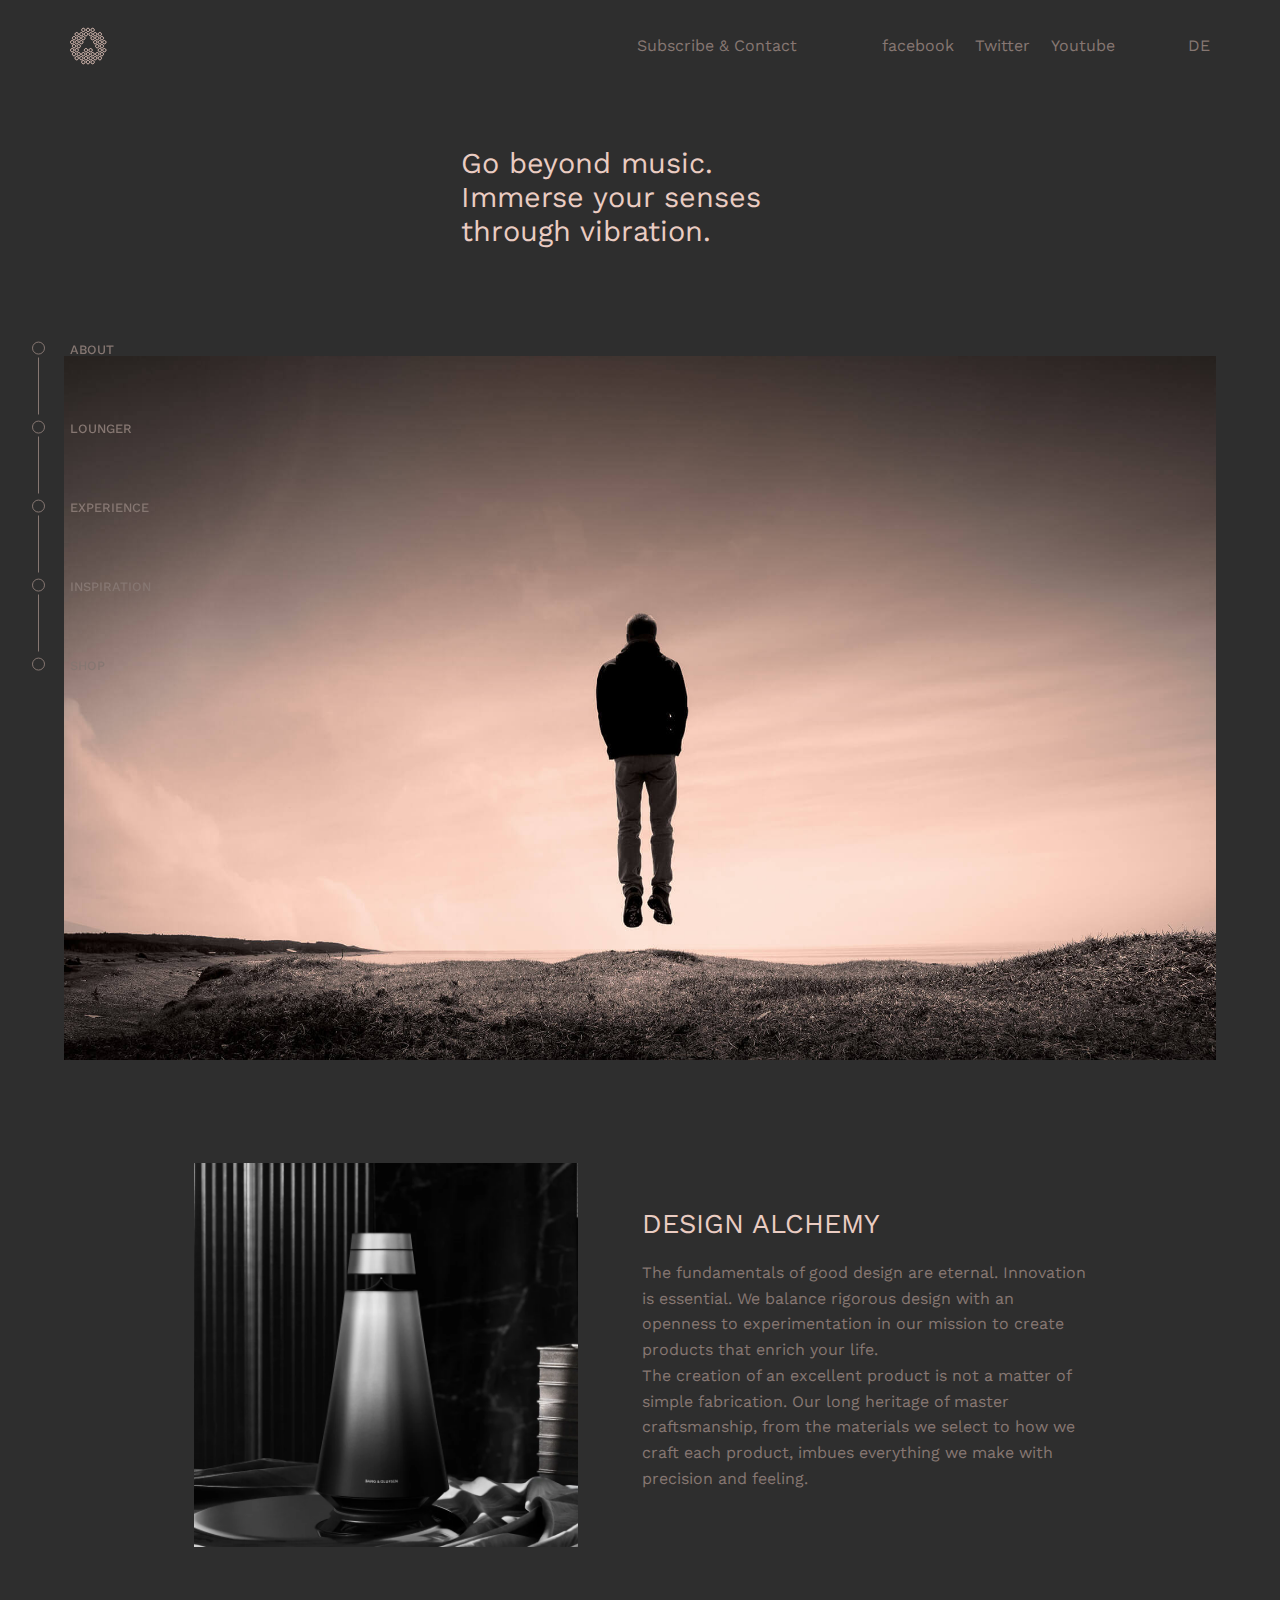
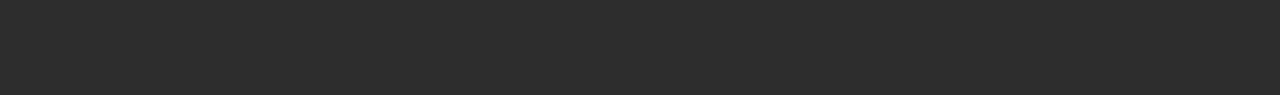
<file: index.html>
<!DOCTYPE html>
<html lang="en">

<head>
    <meta charset="UTF-8">
    <meta http-equiv="X-UA-Compatible" content="IE=edge">
    <meta name="viewport" content="width=device-width, initial-scale=1.0">
    <link rel="stylesheet" href="./assets/css/style.css">
    <link rel="stylesheet" href="./assets/css/fonts.css">
    <title>Document</title>
</head>

<body>
    <header> <img src="./assets/img/logo.svg" alt="">
        <nav>
            <ul>
                <li>Subscribe & Contact</li>
                <li>facebook</li>
                <li>Twitter</li>
                <li>Youtube</li>
                <li>DE</li>
            </ul>
        </nav>
    </header>

    <aside>

        <nav class="navmenu">
            <ul>
                <li class="passed"> <a href="index.html">ABOUT</a> </li>
                <li class="passed"><a href="thelounger.html">LOUNGER</a></li>
                <li class="passed"><a href="experience.html">EXPERIENCE</a></li>
                <li><a href="inspiration.html">INSPIRATION</a> </li>
                <li class="current"><a href="shop.html">SHOP</a></li>
            </ul>
        </nav>
    </aside>

    <main>
        <h1>Headphone manufacturer</h1>
        <section class="section1">
            <p>Go beyond music.</p>
            <p>Immerse your senses</p>
            <p>through vibration.</p>
            <article class="art1">
                <img src="./assets/img/section-about-1.jpg" alt="About">
            </article>
        </section>

        <article class="art2">
            <div class="divLeftArt2"><img src="./assets/img/BS1_NYC_Home.webp" alt=""></div>
            <div class="divRightArt2">
                <p class="p1DesignAlchemy">DESIGN ALCHEMY</p>
                <p class="p2DesignAlchemy">The fundamentals of good design are eternal. Innovation</p>
                <p class="p2DesignAlchemy">is essential. We balance rigorous design with an</p>
                <p class="p2DesignAlchemy">openness to experimentation in our mission to create</p>
                <p class="p2DesignAlchemy">products that enrich your life.</p>
                <p class="p2DesignAlchemy">The creation of an excellent product is not a matter of </p>
                <p class="p2DesignAlchemy">simple fabrication. Our long heritage of master </p>
                <p class="p2DesignAlchemy">craftsmanship, from the materials we select to how we</p>
                <p class="p2DesignAlchemy">craft each product, imbues everything we make with</p>
                <p class="p2DesignAlchemy">precision and feeling.</p>
            </div>
        </article>
    </main>


    <footer>
    </footer>

</body>

</html>
</file>
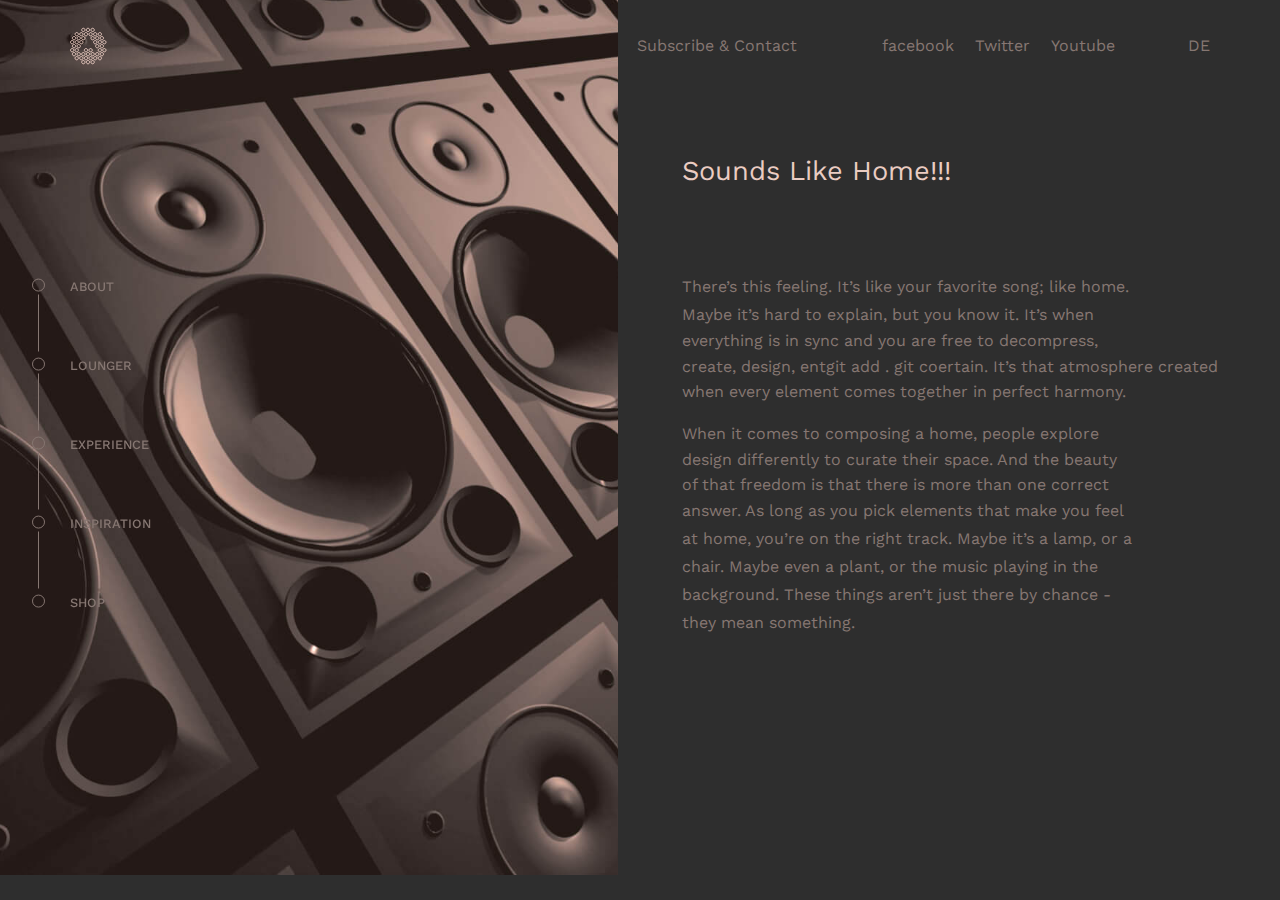
<file: experience.html>
<!DOCTYPE html>
<html lang="en">

<head>
    <meta charset="UTF-8">
    <meta http-equiv="X-UA-Compatible" content="IE=edge">
    <meta name="viewport" content="width=device-width, initial-scale=1.0">
    <link rel="stylesheet" href="./assets/css/style.css">
    <link rel="stylesheet" href="./assets/css/experiencestyle.css">
    <link rel="stylesheet" href="./assets/css/fonts.css">
    <title>Document</title>
</head>

<body>
    <header> <img src="./assets/img/logo.svg" alt="">
        <nav>
            <ul>
                <li>Subscribe & Contact</li>
                <li>facebook</li>
                <li>Twitter</li>
                <li>Youtube</li>
                <li>DE</li>
            </ul>
        </nav>
    </header>
 
<aside>
    <nav class="navmenu">
        <ul>
            <li class="passed"> <a href="index.html">ABOUT</a> </li>
            <li class="passed"><a href="thelounger.html">LOUNGER</a></li>
            <li class="passed"><a href="experience.html">EXPERIENCE</a></li>
            <li><a href="inspiration.html">INSPIRATION</a> </li>
            <li class="current"><a href="shop.html">SHOP</a></li>
        </ul>
    </nav>
</aside>

    <main>
        <h1>THE Experience</h1>
        <article class="artExperience1">

            <div class="divLeftArtExperience1"></div>
            <div class="divRightArtExperience1">
                <p class="p1Experience">Sounds Like Home!!!</p>
                <p class="p2Experience">There’s this feeling. It’s like your favorite song; like home.</p>
                <p class="p2Experience">Maybe it’s hard to explain, but you know it. It’s when</p>
                <p class="p2Experience">everything is in sync and you are free to decompress,</p>
                <p class="p2Experience">create, design, entgit add .
                    git coertain. It’s that atmosphere created</p>
                <p class="p2Experience">when every element comes together in perfect harmony.</p>
                <p class="p2Experience">When it comes to composing a home, people explore</p>
                <p class="p2Experience">design differently to curate their space. And the beauty</p>
                <p class="p2Experience">of that freedom is that there is more than one correct</p>
                <p class="p2Experience">answer. As long as you pick elements that make you feel</p>
                <p class="p2Experience">at home, you’re on the right track. Maybe it’s a lamp, or a</p>
                <p class="p2Experience">chair. Maybe even a plant, or the music playing in the</p>
                <p class="p2Experience">background. These things aren’t just there by chance -</p>
                <p class="p2Experience">they mean something.</p>
            </div>
        </article>

    </main>

    <footer>
    </footer>

</body>

</html>
</file>
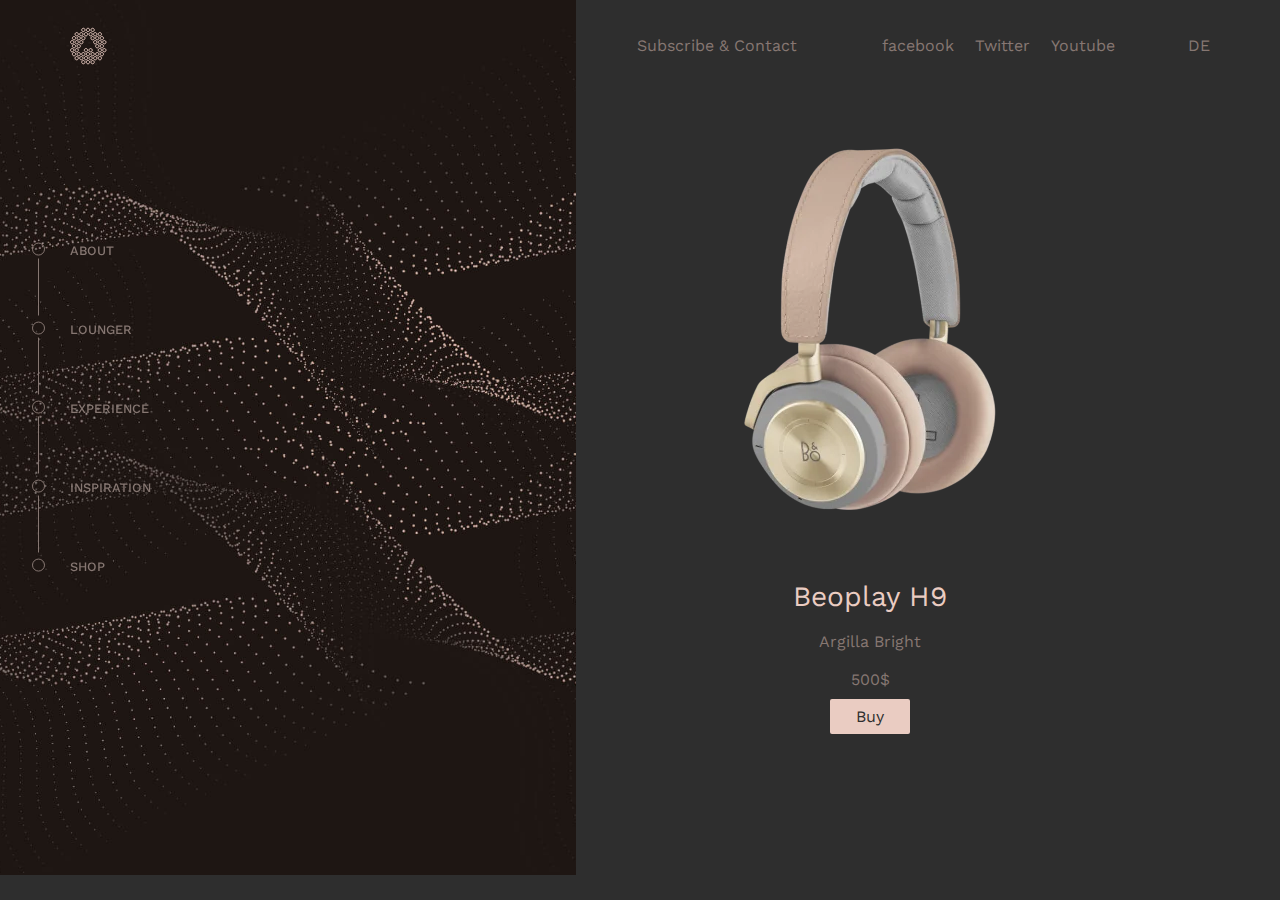
<file: shop.html>
<!DOCTYPE html>
<html lang="en">

<head>
    <meta charset="UTF-8">
    <meta http-equiv="X-UA-Compatible" content="IE=edge">
    <meta name="viewport" content="width=device-width, initial-scale=1.0">
    <link rel="stylesheet" href="./assets/css/style.css">
    <link rel="stylesheet" href="./assets/css/shop.css">
    <link rel="stylesheet" href="./assets/css/fonts.css">
    <title>Document</title>
</head>


<body>
    <header> <img src="./assets/img/logo.svg" alt="">
        <nav>
            <ul>
                <li>Subscribe & Contact</li>
                <li>facebook</li>
                <li>Twitter</li>
                <li>Youtube</li>
                <li>DE</li>
            </ul>
        </nav>
    </header>

<aside>
    <nav class="navmenu">
        <ul>
            <li class="passed"> <a href="index.html">ABOUT</a> </li>
            <li class="passed"><a href="thelounger.html">LOUNGER</a></li>
            <li class="passed"><a href="experience.html">EXPERIENCE</a></li>
            <li><a href="inspiration.html">INSPIRATION</a> </li>
            <li class="current"><a href="shop.html">SHOP</a></li>
        </ul>
    </nav>
</aside>

    <main>
        <h1>Headphone manufacturer</h1>
        <article class="artShop1">
            <div class="divLeftArtShop1">
            </div>
            <div class="divRightArtShop1">
               <img src="./assets/img/h9-argilla-bright-hero-1000x1000.webp" alt=""> 
                    <p class="beoplayh9">Beoplay H9</p>
                    <p class="argilla">Argilla Bright</p>
                    <p class="p500">500$</p>
                    <a class="aBuy" href="">Buy</a>
                
            </div>
        </article>

    </main>

    <footer>
    </footer>

</body>

</html>
</file>
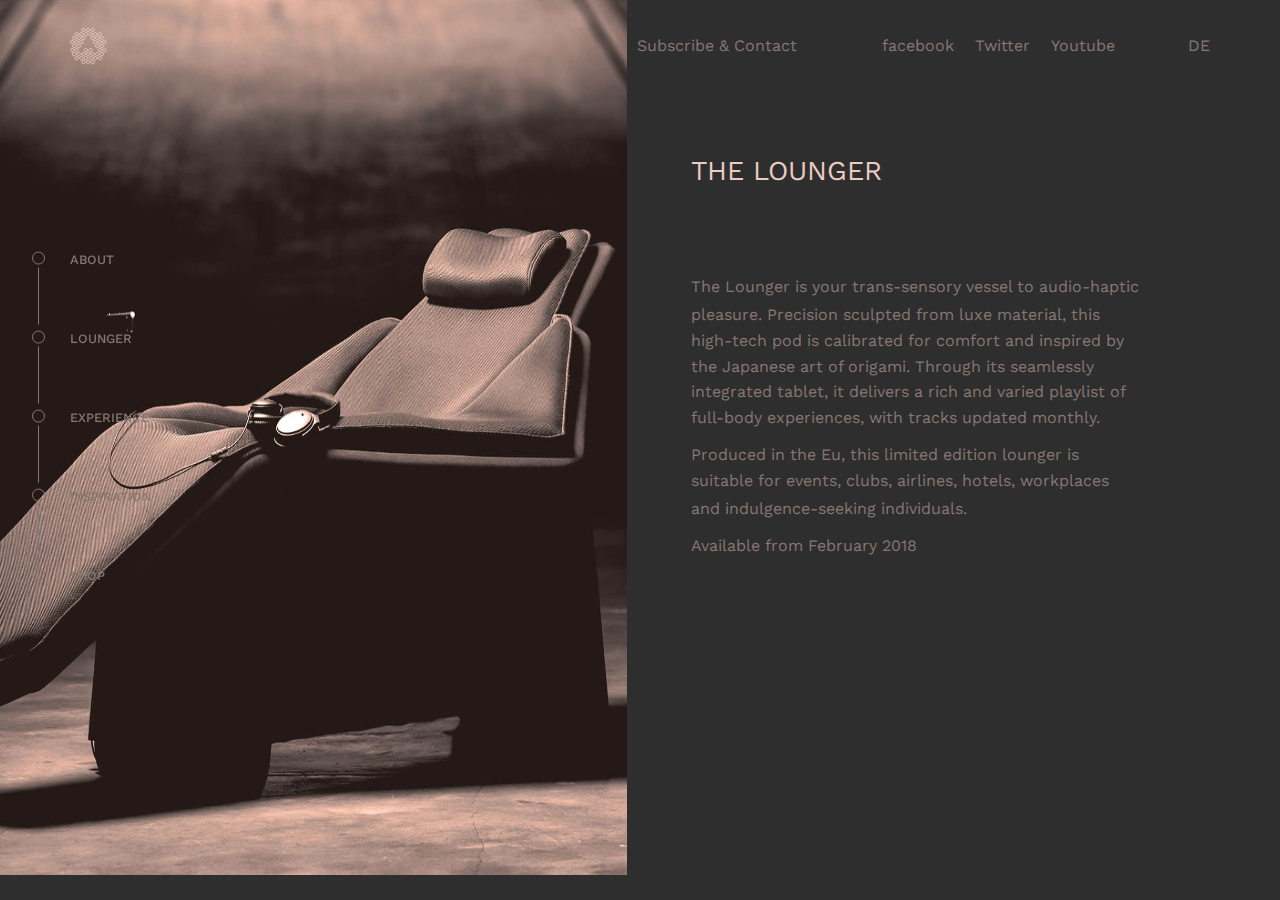
<file: thelounger.html>
<!DOCTYPE html>
<html lang="en">

<head>
    <meta charset="UTF-8">
    <meta http-equiv="X-UA-Compatible" content="IE=edge">
    <meta name="viewport" content="width=device-width, initial-scale=1.0">
    <link rel="stylesheet" href="./assets/css/style.css">
    <link rel="stylesheet" href="./assets/css/theloungerstyle.css">
    <link rel="stylesheet" href="./assets/css/fonts.css">
    <title>Document</title>
</head>

<body>
    <header> <img src="./assets/img/logo.svg" alt="">
        <nav>
            <ul>
                <li>Subscribe & Contact</li>
                <li>facebook</li>
                <li>Twitter</li>
                <li>Youtube</li>
                <li>DE</li>
            </ul>
        </nav>
    </header>

    <aside>
        <nav class="navmenu">
            <ul>
                <li class="passed"> <a href="index.html">ABOUT</a> </li>
                <li class="passed"><a href="thelounger.html">LOUNGER</a></li>
                <li class="passed"><a href="experience.html">EXPERIENCE</a></li>
                <li><a href="inspiration.html">INSPIRATION</a> </li>
                <li class="current"><a href="shop.html">SHOP</a></li>
            </ul>
        </nav>
    </aside>


    <main>
        <h1>Headphone manufacturer</h1>
        <article class="artLounger1">

            <div class="divLeftArtLounger1"></div>
            <div class="divRightArtLounger1">
                <p class="p1Lounger">THE LOUNGER</p>
                <p class="p2Lounger">The Lounger is your trans-sensory vessel to audio-haptic</p>
                <p class="p2Lounger">pleasure. Precision sculpted from luxe material, this</p>
                <p class="p2Lounger">high-tech pod is calibrated for comfort and inspired by</p>
                <p class="p2Lounger">the Japanese art of origami. Through its seamlessly</p>
                <p class="p2Lounger">integrated tablet, it delivers a rich and varied playlist of</p>
                <p class="p2Lounger">full-body experiences, with tracks updated monthly.</p>
                <p class="p2Lounger"></p>
                <p class="p2Lounger">Produced in the Eu, this limited edition lounger is</p>
                <p class="p2Lounger">suitable for events, clubs, airlines, hotels, workplaces</p>
                <p class="p2Lounger">and indulgence-seeking individuals.</p>
                <p></p>
                <p class="p2Lounger">Available from February 2018</p>
            </div>
        </article>

    </main>

    <footer>
    </footer>

</body>

</html>
</file>
<file: assets/css/style.css>
* {
    margin: 0;
    padding: 0;
    box-sizing: border-box;
}

body {
    background-color: #2e2e2e;
    color: rgb(234, 204, 194);
    font-family: 'Work sans';
}

body>main>h1 {
    position: absolute;
    visibility: hidden;
}

body>header {
    display: flex;
    justify-content: space-between;
    margin-right: auto;
    margin-left: auto;
    width: 89%;
    margin-top: 3vh;
}

body>header>nav {
    margin-top: 1vh;
}

body>header>nav>ul {
    display: flex;
    gap: 21px;
    list-style-type: none;
    color: #867772;
}

body>header>nav>ul li:hover {
    color: rgb(234, 204, 194);
    text-decoration: underline;
}

.section1 {
    display: flex;
    flex-direction: column;
    align-items: center;
}

.section1>p:nth-child(1) {
    margin-top: 9vh;
}

.section1>p {
    color: rgb(234, 204, 194);
    margin: 0;
    padding: 0;
    box-sizing: border-box;
    font-size: 1.8rem;
    width: 28%;
}

.art1 {
    margin-top: 12vh;
}

.art1>img {
    width: 90vw;
    background-position: center;
    background-repeat: no-repeat;
    background-size: cover;
    position: relative;

}

body>header>nav>ul>li:nth-child(4) {
    margin-right: 4vw;
}

body>header>nav>ul>li:nth-child(1) {
    margin-right: 5vw;
}

.p1DesignAlchemy {
    color: rgb(234, 204, 194);
    font-size: 1.7rem;
}

.p2DesignAlchemy {
    color: #867772;
}

div.divLeftArt2>img {
    width: 30vw;
    margin-right: 5vw;
}

.art2 {
    display: flex;
    margin-top: 11vh;
    justify-content: center;
    margin-bottom: 16vh;
}

.divRightArt2 {
    margin-top: 5vh;
}

.divRightArt2>p:nth-child(2) {
    margin-top: 2.5vh;
}

.divRightArt2>p:nth-child(3),
p:nth-child(4),
p:nth-child(5),
p:nth-child(6),
p:nth-child(7),
p:nth-child(8),
p:nth-child(9),
p:nth-child(10) {
    margin-top: 0.75vh;
}

aside {
    position: fixed;
    margin-top: 49vh;
    z-index:1;
}

/* https://www.youtube.com/watch?v=1EjlL4dr4ug */
.navmenu {
    position: absolute;
    top: 50%;
    transform: translateY(-50%);
}

.navmenu ul {
    padding-left: 50px;
    position: relative;
    list-style-type: none;
}
/*
.navmenu ul::after {
    content: "";
    position: absolute;
    width: 1px;
    /* height*/ /*
    height: calc(100% - 60px);
    background: #867772;
    left: 40px;
    top: 0;
    z-index: -1;
    margin-top: 29px;
}*/

.navmenu ul>li:nth-child(1):after, li:nth-child(2):after, li:nth-child(3):after, li:nth-child(4):after, li:nth-child(5):after {
    content: "";
    position: absolute;
    width: 1px;
    background: #867772;
    left: 38px;
    top: 0;
    z-index: -1;
    margin-top:49px;  
}

.navmenu ul>li:nth-child(1):after{
    margin-top:49px;
    height: calc(26% - 46px);
}

.navmenu ul>li:nth-child(2):after{
    margin-top:128px;
    height: calc(26% - 46px);
}

.navmenu ul>li:nth-child(3):after{
    margin-top:207px;
    height: calc(26% - 46px);
}

.navmenu ul>li:nth-child(4):after{
    margin-top:286px;
    height: calc(26% - 46px);
}

.navmenu ul li {
    padding: 30px 0;
    padding-left: 20px;
}

.navmenu ul li a {
    text-decoration: none;
    position: relative;
    font-size: 0.8rem;
    line-height: 1rem;
    font-weight: 500;
    color: #867772;
}

.navmenu ul li a::before {
    content: '';
    position: absolute;
   /**/
    width: 11px;
    height: 11px;
    left: -38px;
    top: 50%;
    transform: translateY(-61%);
    border-radius: 50px;
    border: 1px solid #867772;
    transition: background 250ms;
}



/* Circles hovering has to be fixed */
.navmenu ul li a:hover::before {
    outline: 1px solid #fff;
    outline-offset: 3px;
}

.navmenu ul li a:hover {
    color: #fff;
}
</file>
<file: assets/css/fonts.css>
/* Fonts  */
@import url('https://fonts.googleapis.com/css2?family=Work+Sans:ital,wght@0,100;0,200;0,300;0,400;0,500;0,600;0,700;0,800;1,100;1,300;1,400;1,500;1,600;1,700&display=swap');
</file>
<file: assets/css/experiencestyle.css>
.divLeftArtExperience1 {
    width: 48.25%;
    height: 100vh;
    background-image: url(../img/section-experience-1.jpg);
    /*background-attachment: fixed;*/
    background-position: center;
    background-repeat: no-repeat;
    background-size: cover;
    margin-top: -17vh;
    z-index: -1;
}

/*  --------------- The Experience -------------  */
.p1Experience {
    font-family: 'Work sans';
    margin: 0;
    padding: 0;
    box-sizing: border-box;
    color: rgb(234, 204, 194);
    font-size: 1.7rem;
}

.divRightArtExperience1>p:nth-child(2) {
    margin-top: 10vh;
}

.p2Experience {
    font-family: 'Work sans';
    margin: 0;
    padding: 0;
    box-sizing: border-box;
    color: #867772;
    margin-top: 1vh;
}

.artExperience1 {
    display: flex;
    margin-top: 7vh;
}

.divRightArtExperience1 {
    margin-top: 3vh;
    margin-left: 5vw;
}

.divRightArtExperience1>p:nth-child(7) {
    margin-top: 2.5vh;
}

aside {
    position: fixed;
    margin-top: 42vh;
}
</file>
<file: assets/css/shop.css>
.divLeftArtShop1 {
    width: 45%;
    height: 100vh;
    background-image: url(../img/section-composition4.jpg);
    /*background-attachment: fixed;*/
    background-position: center;
    background-repeat: no-repeat;
    background-size: cover;
    margin-top: -17vh;
    z-index: -1;
}

/*  --------------- The lounger -------------  */
.p1Shop {
    font-family: 'Work sans';
    margin: 0;
    padding: 0;
    box-sizing: border-box;
    color: rgb(234, 204, 194);
    font-size: 1.7rem;
}

.p2Shop {
    font-family: 'Work sans';
    margin: 0;
    padding: 0;
    box-sizing: border-box;
    color: #867772;
    margin-top: 1vh;
}

.artShop1 {
    display: flex;
    margin-top: 7vh;
}

.divRightArtShop1 {
    margin-top: 4.5vh;
    margin-left: 5vw;
}

.divRightArtShop1 div {
    margin-top: 53vh;
}

aside {
    position: fixed;
    margin-top: 38vh;
}

.divRightArtShop1 {
    width: 36%;
    height: 54vh;
    z-index: -1;
    display: flex;
    flex-direction: column;
    gap:10px;
    justify-content: center;
    align-items: center;
}

.p500,
.divRightArtShop1>div>p:nth-child(2) {
    color: #867772;
}

.beoplayh9 {
    font-size: 1.75rem;
}

.divRightArtShop1 div {
    text-align: center;
}

.divRightArtShop1 > img {
    height: 59.5vh;
}

.divRightArtShop1>div>p:nth-child(2),
p:nth-child(3),
p:nth-child(4) {
    margin-top: 1vh;
}

.divRightArtShop1 > p:nth-child(3){
    color: #867772;
}

.aBuy {
    background-color: rgb(234, 204, 194);
    color: #2e2e2e;
    padding: 8px 26px;
    text-align: center;
    text-decoration: none;
    display: inline-block;
    border-radius: 2px;
}

.artSoundAlchemy {
    display: flex;
}
</file>
<file: assets/css/theloungerstyle.css>
.divLeftArtLounger1 {

    width: 49%;
    height: 100vh;
    background-image: url(../img/section-voyager.jpg);
    background-position: center;
    background-repeat: no-repeat;
    background-size: 83vw 100vh;
    margin-top: -17vh;
    z-index: -1;
}

/*  --------------- The lounger -------------  */
.p1Lounger {
    font-family: 'Work sans';
    margin: 0;
    padding: 0;
    box-sizing: border-box;
    color: rgb(234, 204, 194);
    font-size: 1.7rem;
}

.divRightArtLounger1>p:nth-child(2) {
    margin-top: 10vh;
}

.p2Lounger {
    font-family: 'Work sans';
    margin: 0;
    padding: 0;
    box-sizing: border-box;
    color: #867772;
    margin-top: 1vh;
}

.artLounger1 {
    display: flex;
    margin-top: 7vh;
}

.divRightArtLounger1 {
    margin-top: 3vh;
    margin-left: 5vw;
}

.divRightArtLounger1>p:nth-child(9) {
    margin-top: 2vh;
}

.divRightArtLounger1>p:nth-child(13) {
    margin-top: 2vh;
}

aside {
    position: fixed;
    margin-top: 39vh;
}
</file>
